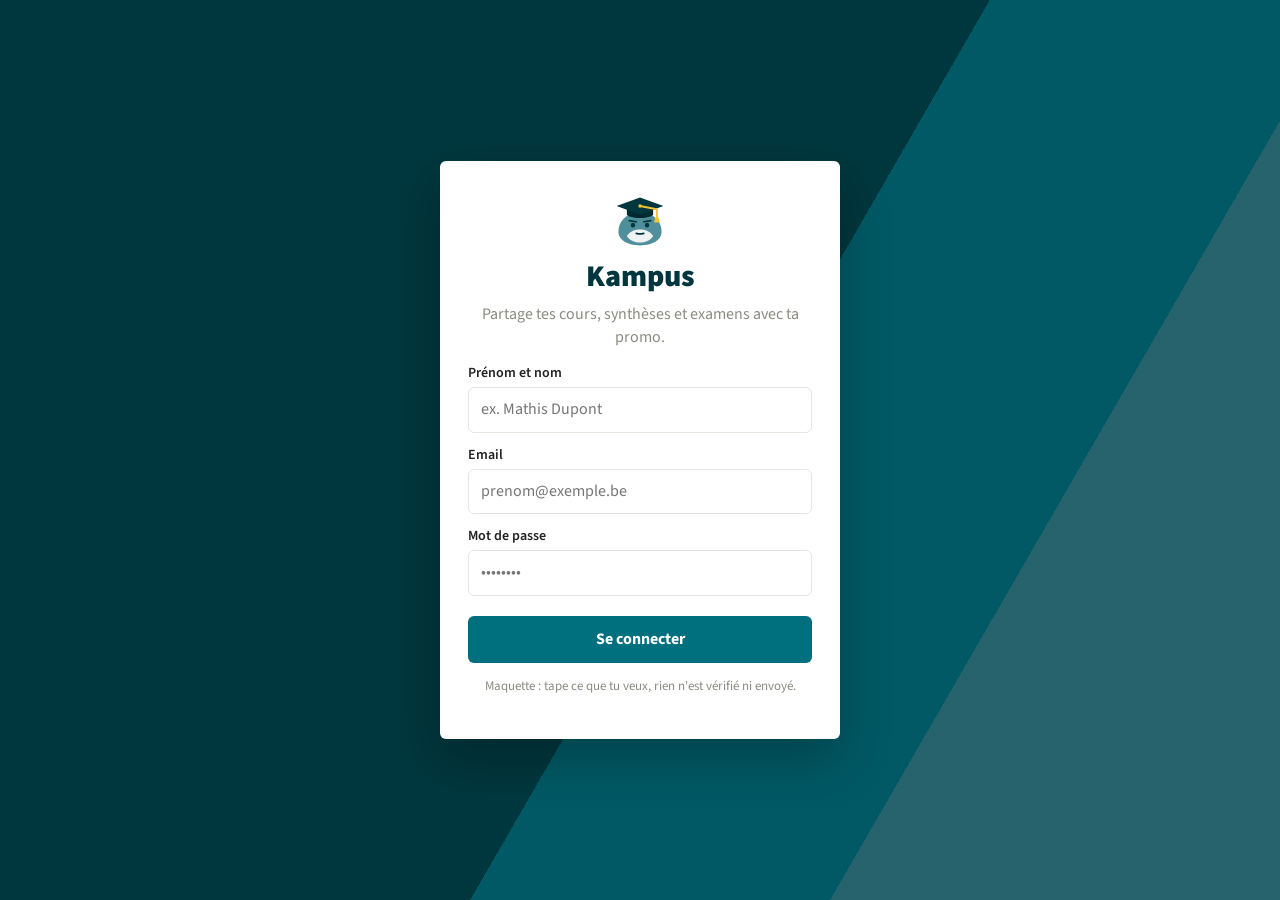
<file: maquette/index.html>
<!doctype html>
<html lang="fr">
<head>
<meta charset="utf-8">
<meta name="viewport" content="width=device-width, initial-scale=1">
<title>Kampus</title>
<link rel="icon" href="data:image/svg+xml,%3Csvg xmlns='http://www.w3.org/2000/svg' viewBox='0 0 64 64'%3E%3Crect width='64' height='64' rx='15' fill='%23fff'/%3E%3Cpath d='M9 44C9 30 20 23 33 23s23 7 23 21c0 8-10 13-23 13S9 52 9 44Z' fill='%235FA4B0'/%3E%3Cpath d='M32 7 57 16 32 25 7 16Z' fill='%2300373E'/%3E%3C/svg%3E">
<link rel="preconnect" href="https://fonts.googleapis.com">
<link href="https://fonts.googleapis.com/css2?family=Source+Sans+3:wght@400;600;700;900&display=swap" rel="stylesheet">
<style>
  /* Couleurs inspirées du site de l'ULiège */
  :root {
    --teal: #00707F;
    --teal-dark: #00373E;
    --teal-mid: #005A66;
    --teal-light: #5FA4B0;
    --teal-soft: #E5F1F2;
    --beige: #C6C0B4;
    --sand: #E6E6E1;
    --bg: #F4F4F1;
    --card: #FFFFFF;
    --text: #4A4A4A;
    --title: #222222;
    --muted: #8C8B82;
    --line: #E6E6E1;
    --fluo: rgba(255, 226, 60, .55);
    --radius: 6px;
  }
  * { box-sizing: border-box; }
  html, body { margin: 0; }
  body {
    background: var(--bg); color: var(--text);
    font-family: "Source Sans 3", "Source Sans Pro", -apple-system, "Segoe UI", sans-serif;
    font-size: 16px; line-height: 1.45;
  }
  button, input, select, textarea { font: inherit; color: inherit; }
  button { cursor: pointer; }
  h1, h2, h3 { color: var(--title); }
  [hidden] { display: none !important; }
  .ic { flex: none; vertical-align: -3px; }

  /* ---------- Bandeau du haut ---------- */
  header.top {
    position: sticky; top: 0; z-index: 30;
    display: flex; align-items: center; gap: 16px; flex-wrap: wrap;
    padding: 10px 24px; color: #fff;
    background:
      linear-gradient(120deg, transparent 0 66%, rgba(0,112,127,.55) 66% 80%, rgba(95,164,176,.35) 80%),
      var(--teal-dark);
  }
  .logo { display: flex; align-items: center; gap: 10px; cursor: pointer; font-weight: 900; font-size: 23px; letter-spacing: .3px; white-space: nowrap; }
  .mascot { width: 32px; height: 32px; flex: none; display: block; }
  .top-search { flex: 1; min-width: 200px; max-width: 560px; position: relative; }
  .top-search .ic.lead { position: absolute; left: 12px; top: 50%; transform: translateY(-50%); color: var(--teal); pointer-events: none; }
  .top-search input { width: 100%; padding: 9px 14px 9px 38px; border: 0; border-radius: var(--radius); background: rgba(255,255,255,.96); color: var(--title); }
  .top-search input:focus { outline: 3px solid var(--teal-light); }
  .top-right { display: flex; align-items: center; gap: 12px; font-size: 14px; margin-left: auto; }
  .btn-top { position: relative; display: inline-flex; align-items: center; gap: 6px; background: transparent; border: 1px solid rgba(255,255,255,.6); color: #fff; border-radius: var(--radius); padding: 5px 12px; font-size: 14px; white-space: nowrap; }
  .btn-top:hover { background: rgba(255,255,255,.12); }
  .btn-top .dot { position: absolute; top: -7px; right: -7px; min-width: 19px; height: 19px; padding: 0 5px; border-radius: 10px; background: #fff; color: var(--teal); font-size: 12px; font-weight: 900; display: grid; place-items: center; box-shadow: 0 0 0 2px var(--teal-dark); }
  .who-label { display: flex; align-items: center; gap: 6px; }

  /* Résultats de recherche */
  .sr { position: absolute; left: 0; right: 0; top: calc(100% + 6px); background: #fff; color: var(--text); border-radius: var(--radius); box-shadow: 0 14px 40px rgba(0,0,0,.25); max-height: 70vh; overflow-y: auto; z-index: 40; text-align: left; }
  .sr .sr-title { font-size: 12px; font-weight: 700; text-transform: uppercase; letter-spacing: 1px; color: var(--muted); padding: 10px 14px 4px; }
  .sr button { display: flex; gap: 10px; align-items: center; width: 100%; text-align: left; background: none; border: 0; padding: 8px 14px; }
  .sr button:hover, .sr button.on { background: var(--teal-soft); }
  .sr .l { font-weight: 600; color: var(--title); }
  .sr .s { font-size: 13px; color: var(--muted); }
  .sr .ic { color: var(--teal); }
  .sr .none { padding: 14px; color: var(--muted); }
  .sr mark { background: var(--fluo); color: inherit; border-radius: 2px; }

  main { max-width: 1180px; margin: 0 auto; padding: 18px 16px 80px; }

  /* ---------- Flèche retour + fil d'Ariane ---------- */
  .nav-line { display: flex; align-items: center; gap: 10px; flex-wrap: nowrap; margin-bottom: 14px; }
  .back { flex: none; width: 32px; height: 32px; display: grid; place-items: center; border-radius: 50%; border: 1px solid var(--line); background: var(--card); color: var(--teal); padding: 0; }
  .back:hover { background: var(--teal-soft); border-color: var(--teal-light); }
  .crumbs { display: flex; flex-wrap: wrap; gap: 2px 8px; align-items: center; font-size: 14px; color: var(--muted); min-width: 0; }
  .crumbs a { color: var(--teal); cursor: pointer; text-decoration: none; font-weight: 600; }
  .crumbs a:hover { text-decoration: underline; }
  .crumbs .sep { color: var(--beige); }

  .page-title { margin-bottom: 18px; }
  h1 { font-size: 30px; font-weight: 900; margin: 0; line-height: 1.15; }
  .sub { color: var(--muted); margin: 4px 0 0; }
  .eyebrow { text-transform: uppercase; letter-spacing: 1px; font-size: 12px; font-weight: 700; color: var(--teal); margin-bottom: 4px; }

  /* Accueil */
  .hero { background: var(--card); border: 1px solid var(--line); border-radius: var(--radius); padding: 26px 24px; margin-bottom: 22px; display: flex; gap: 22px; align-items: center; }
  .hero .mascot { width: 60px; height: 60px; }
  .hero h1 { font-size: 28px; }
  .hero .top-search { max-width: none; margin-top: 12px; }
  .hero .top-search input { border: 2px solid var(--teal-light); padding: 12px 14px 12px 40px; font-size: 17px; }

  /* ---------- Tuiles ---------- */
  .grid { display: grid; grid-template-columns: repeat(auto-fill, minmax(240px, 1fr)); gap: 14px; }
  .tile { position: relative; overflow: hidden; text-align: left; width: 100%; background: var(--card); border: 1px solid var(--line); border-radius: var(--radius); padding: 18px; cursor: pointer; transition: box-shadow .15s, transform .15s; }
  .tile::before { content: ""; position: absolute; left: 0; top: 0; bottom: 0; width: 4px; background: var(--teal); opacity: 0; transition: opacity .15s; }
  .tile:hover { box-shadow: 0 6px 18px rgba(0,55,62,.10); transform: translateY(-2px); }
  .tile:hover::before { opacity: 1; }
  .tile .badge-ic { width: 44px; height: 44px; border-radius: 10px; display: grid; place-items: center; background: var(--teal-soft); color: var(--teal); }
  .tile .name { font-weight: 700; color: var(--title); margin-top: 12px; font-size: 17px; line-height: 1.25; }
  .tile .meta { color: var(--muted); font-size: 14px; margin-top: 4px; }

  /* ---------- Listes ---------- */
  .toolbar { display: flex; gap: 10px; align-items: center; flex-wrap: wrap; margin-bottom: 14px; }
  .search-wrap { position: relative; flex: 1; min-width: 200px; }
  .search-wrap .ic { position: absolute; left: 12px; top: 50%; transform: translateY(-50%); color: var(--muted); pointer-events: none; }
  .search { width: 100%; padding: 10px 14px 10px 38px; border: 1px solid var(--line); border-radius: var(--radius); background: #fff; }
  .search:focus, textarea:focus, select:focus, .field:focus { outline: 2px solid var(--teal-light); outline-offset: -1px; }
  select.sel { border: 1px solid var(--line); border-radius: var(--radius); padding: 9px 10px; background: #fff; font-size: 15px; }
  .group-title { font-size: 13px; text-transform: uppercase; letter-spacing: 1px; color: var(--muted); font-weight: 700; margin: 20px 0 8px; }
  .list { background: var(--card); border: 1px solid var(--line); border-radius: var(--radius); overflow: hidden; }
  .row { display: flex; align-items: center; gap: 12px; padding: 13px 16px; border-top: 1px solid var(--line); cursor: pointer; width: 100%; text-align: left; background: none; border-left: 0; border-right: 0; border-bottom: 0; }
  .row:first-child { border-top: 0; }
  .row:hover { background: var(--teal-soft); }
  .row .rname { font-weight: 600; color: var(--title); }
  .row .rmeta { font-size: 13px; color: var(--muted); }
  .row .grow { flex: 1; min-width: 0; }
  .row .chev { color: var(--beige); }
  .badge { display: inline-flex; align-items: center; gap: 4px; font-size: 12px; font-weight: 700; padding: 2px 8px; border-radius: 20px; background: var(--sand); color: var(--text); white-space: nowrap; }
  .badge.teal { background: var(--teal-soft); color: var(--teal); }
  .badge.year { background: #F1EEE8; color: #6E6656; }
  .empty { padding: 30px 20px; text-align: center; color: var(--muted); }
  .source { font-size: 13px; color: var(--muted); margin-top: 18px; }
  .source a { color: var(--teal); }

  .btn { display: inline-flex; align-items: center; gap: 6px; background: var(--teal); color: #fff; border: 0; border-radius: var(--radius); padding: 9px 16px; font-weight: 700; white-space: nowrap; }
  .btn:hover { background: var(--teal-mid); }
  .btn.ghost { background: var(--teal-soft); color: var(--teal); }
  .btn.ghost:hover { background: #d4e8ea; }
  .btn.small { padding: 5px 11px; font-size: 14px; }
  .field { width: 100%; padding: 10px 12px; border: 1px solid var(--line); border-radius: var(--radius); background: #fff; }

  /* Noms cliquables (message privé) */
  .person { cursor: pointer; text-decoration: underline dotted var(--beige); text-underline-offset: 3px; }
  .person:hover { color: var(--teal) !important; text-decoration-color: var(--teal); }
  .av { flex: none; width: 30px; height: 30px; border-radius: 50%; display: grid; place-items: center; color: #fff; font-size: 12px; font-weight: 700; cursor: pointer; }
  .av.sm { width: 24px; height: 24px; font-size: 10px; }

  /* ---------- Connexion ---------- */
  .login-wrap { min-height: 100vh; display: grid; place-items: center; padding: 24px 16px; background: linear-gradient(120deg, transparent 0 55%, rgba(0,112,127,.6) 55% 75%, rgba(95,164,176,.4) 75%), var(--teal-dark); }
  .login { width: 100%; max-width: 400px; background: var(--card); border-radius: var(--radius); padding: 30px 28px; box-shadow: 0 20px 50px rgba(0,0,0,.25); }
  .login .brand { display: flex; flex-direction: column; align-items: center; gap: 4px; color: var(--teal-dark); font-weight: 900; font-size: 30px; }
  .login .brand .mascot { width: 60px; height: 60px; }
  .login .sub { text-align: center; margin-bottom: 14px; }
  .login label { display: block; font-size: 14px; font-weight: 600; margin: 12px 0 4px; color: var(--title); }
  .login .btn { width: 100%; justify-content: center; margin-top: 20px; padding: 12px; font-size: 16px; }
  .hint { font-size: 13px; color: var(--muted); text-align: center; margin-top: 14px; }

  /* ---------- Page d'un cours ---------- */
  .shared { background: var(--teal-soft); border: 1px solid #cfe3e5; border-radius: var(--radius); padding: 8px 12px; margin-top: 10px; font-size: 14px; color: var(--teal-dark); }
  .shared summary { cursor: pointer; font-weight: 600; }
  .shared ul { margin: 8px 0 2px; padding-left: 20px; max-height: 180px; overflow-y: auto; }
  .panel { background: var(--card); border: 1px solid var(--line); border-radius: var(--radius); min-width: 0; }
  .panel-head { display: flex; align-items: center; justify-content: space-between; gap: 10px; padding: 12px 16px; border-bottom: 1px solid var(--line); flex-wrap: wrap; }
  .panel-head h3 { margin: 0; font-size: 17px; display: flex; align-items: center; gap: 8px; }
  .panel-head small { color: var(--muted); }
  .tabs { display: flex; gap: 2px; border-bottom: 1px solid var(--line); overflow-x: auto; padding: 0 8px; }
  .tab { display: inline-flex; align-items: center; gap: 7px; border: 0; background: none; padding: 13px 12px 11px; color: var(--muted); font-weight: 600; white-space: nowrap; border-bottom: 3px solid transparent; }
  .tab:hover { color: var(--teal); }
  .tab.on { color: var(--teal); border-bottom-color: var(--teal); }
  .tab .count { font-size: 12px; background: var(--sand); color: var(--text); border-radius: 10px; padding: 0 7px; }
  .tab.on .count { background: var(--teal); color: #fff; }
  .tab.chat-tab { margin-right: 10px; }
  .tab.chat-tab::after { content: ""; width: 1px; height: 22px; background: var(--line); margin-left: 14px; }
  .ftools { display: flex; gap: 8px; flex-wrap: wrap; padding: 12px 16px; border-bottom: 1px solid var(--line); background: #FAFAF8; }
  .filter-note { padding: 8px 16px; font-size: 13px; color: var(--teal-dark); background: var(--teal-soft); border-bottom: 1px solid var(--line); }
  .filter-note button { border: 0; background: none; color: var(--teal); font-weight: 700; text-decoration: underline; padding: 0; }

  .file { display: grid; grid-template-columns: 36px minmax(0, 1fr) 190px auto; align-items: center; gap: 12px; padding: 12px 16px; border-top: 1px solid var(--line); }
  .file:first-child { border-top: 0; }
  .file:hover { background: #FAFAF8; }
  .file .ficon { width: 36px; height: 36px; border-radius: 8px; display: grid; place-items: center; background: var(--teal-soft); color: var(--teal); }
  .file .fname { font-weight: 700; color: var(--title); cursor: pointer; overflow: hidden; text-overflow: ellipsis; white-space: nowrap; }
  .file .fname:hover { color: var(--teal); text-decoration: underline; }
  .file .fmeta { font-size: 13px; color: var(--muted); display: flex; gap: 6px; align-items: center; flex-wrap: wrap; }
  .by { display: flex; align-items: center; gap: 8px; min-width: 0; }
  .by small { display: block; font-size: 11px; color: var(--muted); line-height: 1.1; }
  .by b { display: block; font-size: 14px; color: var(--title); overflow: hidden; text-overflow: ellipsis; white-space: nowrap; }
  .group-row { padding: 9px 16px 5px; background: #FAFAF8; border-top: 1px solid var(--line); display: flex; align-items: center; gap: 8px; font-weight: 700; color: var(--title); font-size: 14px; }
  .drop { display: flex; flex-direction: column; align-items: center; gap: 4px; border: 2px dashed var(--beige); border-radius: var(--radius); padding: 16px; text-align: center; color: var(--muted); margin: 12px 16px 16px; font-size: 15px; }
  .drop .ic { color: var(--teal-light); }
  .drop.over { border-color: var(--teal); background: var(--teal-soft); color: var(--teal); }
  .drop label.pick { color: var(--teal); cursor: pointer; font-weight: 700; }

  /* ---------- Étoiles (notes de 1 à 5) ---------- */
  .stars { display: inline-flex; align-items: center; gap: 1px; }
  .stars .ic { color: var(--beige); }
  .stars .ic.on { color: #E0A800; fill: #E0A800; }
  .rating { display: inline-flex; align-items: center; gap: 5px; font-size: 13px; color: var(--muted); }
  .rating b { color: var(--title); }
  .rate-inline { display: inline-flex; align-items: center; gap: 5px; color: var(--muted); }
  .rate-inline b { color: var(--title); }
  .rate { display: inline-flex; flex-direction: row-reverse; vertical-align: middle; }
  .rate button { border: 0; background: none; padding: 0 1px; color: var(--beige); line-height: 0; }
  .rate button .ic { width: 16px; height: 16px; }
  .rate button.on, .rate button.on .ic { color: #E0A800; fill: #E0A800; }
  .rate:hover button .ic { color: var(--beige); fill: none; }
  .rate button:hover .ic, .rate button:hover ~ button .ic { color: #E0A800 !important; fill: #E0A800 !important; }

  /* ---------- Chat général du cours ---------- */
  .chat { display: flex; flex-direction: column; height: calc(100vh - 290px); min-height: 440px; }
  .msgs { flex: 1; overflow-y: auto; padding: 16px; display: flex; flex-direction: column; gap: 12px; }
  .msg { display: flex; gap: 8px; max-width: 80%; }
  .msg .body { min-width: 0; }
  .msg .who { font-size: 12px; color: var(--muted); margin-bottom: 2px; }
  .msg .who b { color: var(--title); }
  .msg .bubble { background: var(--bg); padding: 8px 11px; border-radius: 0 10px 10px 10px; white-space: pre-wrap; overflow-wrap: anywhere; }
  .msg.me { align-self: flex-end; flex-direction: row-reverse; }
  .msg.me .who { text-align: right; }
  .msg.me .bubble { background: var(--teal); color: #fff; border-radius: 10px 0 10px 10px; }
  .ref { display: inline-flex; align-items: center; gap: 5px; max-width: 100%; font-size: 13px; font-weight: 600; background: #fff; color: var(--teal); border: 1px solid var(--teal-light); border-radius: 5px; padding: 3px 8px; margin-bottom: 6px; cursor: pointer; text-align: left; }
  .ref span { overflow: hidden; text-overflow: ellipsis; white-space: nowrap; }
  .ref:hover { background: var(--teal-soft); }
  .msg.me .ref { background: rgba(255,255,255,.15); color: #fff; border-color: rgba(255,255,255,.5); }
  .composer { border-top: 1px solid var(--line); padding: 10px; }
  .draft { display: flex; align-items: center; gap: 6px; font-size: 13px; margin-bottom: 8px; }
  .draft .ref { margin: 0; cursor: default; background: #FFF8D6; border-color: #E8CF5A; color: #6E5200; }
  .composer .line { display: flex; gap: 8px; align-items: flex-end; }
  .composer textarea { flex: 1; resize: none; height: 44px; padding: 10px; border: 1px solid var(--line); border-radius: var(--radius); }
  .icon-btn { display: grid; place-items: center; border: 1px solid var(--line); background: #fff; color: var(--teal); border-radius: var(--radius); height: 44px; width: 44px; flex: none; }
  .icon-btn:hover, .icon-btn.on { border-color: var(--teal-light); background: var(--teal-soft); }
  .x { border: 0; background: none; color: var(--muted); padding: 0 4px; display: grid; place-items: center; }
  .picker { border: 1px solid var(--line); border-radius: var(--radius); margin-bottom: 8px; max-height: 220px; overflow-y: auto; background: #fff; }
  .picker .ptitle { font-size: 12px; color: var(--muted); padding: 7px 10px 3px; }
  .picker button { display: flex; align-items: center; gap: 8px; width: 100%; text-align: left; border: 0; background: none; padding: 7px 10px; font-size: 14px; }
  .picker button .ic { color: var(--teal); }
  .picker button:hover { background: var(--teal-soft); color: var(--teal); }

  /* ---------- Visionneuse de document ---------- */
  .viewer-bg { position: fixed; inset: 0; background: rgba(0,30,34,.65); z-index: 50; display: flex; padding: 18px; }
  .viewer { margin: auto; width: 100%; max-width: 1300px; height: 100%; background: var(--bg); border-radius: var(--radius); display: flex; flex-direction: column; overflow: hidden; }
  .vhead { display: flex; align-items: center; gap: 12px; padding: 12px 16px; background: var(--card); border-bottom: 1px solid var(--line); flex-wrap: wrap; }
  .vhead .grow { flex: 1; min-width: 200px; }
  .vhead h3 { margin: 0; font-size: 17px; }
  .vbody { flex: 1; display: grid; grid-template-columns: minmax(0, 1fr) 380px; min-height: 0; }
  .vbody .chat { height: auto; min-height: 0; border: 0; border-left: 1px solid var(--line); border-radius: 0; }
  .vbody .msg { max-width: 94%; }
  .pages { overflow-y: auto; padding: 24px; display: flex; flex-direction: column; align-items: center; gap: 22px; }
  .pin-help { position: sticky; top: 0; z-index: 3; background: var(--teal-dark); color: #fff; padding: 8px 14px; border-radius: var(--radius); font-size: 14px; }
  .sheet { position: relative; width: 100%; max-width: 660px; aspect-ratio: 1 / 1.3; background: #fff; box-shadow: 0 2px 10px rgba(0,0,0,.12); padding: 7% 8%; font-size: 14px; color: #333; overflow: hidden; flex: none; }
  .sheet.free { aspect-ratio: auto; min-height: 300px; padding: 20px; }
  .sheet .pnum { position: absolute; bottom: 12px; right: 18px; font-size: 12px; color: var(--muted); }
  .sheet h4 { margin: 0 0 12px; font-size: 19px; color: var(--teal-dark); }
  .sheet .q { position: relative; margin: 0 0 16px; padding: 6px 8px; border-radius: 4px; isolation: isolate; }
  .sheet .q b { color: var(--title); }
  .sheet .lines span { display: block; height: 8px; background: #ECECE8; border-radius: 4px; margin: 9px 0; }
  .sheet img { max-width: 100%; display: block; margin: auto; }
  .sheet iframe { position: absolute; inset: 0; width: 100%; height: 100%; border: 0; }
  .pages.selecting .sheet { cursor: crosshair; }
  .pages.selecting .sheet .q:hover { outline: 2px dashed var(--teal-light); }
  /* Le surligneur fluo : il passe une fois, reste ~3 s, puis s'efface */
  .q::before, .spot::before { content: ""; position: absolute; inset: 0; z-index: -1; border-radius: 4px; background: var(--fluo); transform: scaleX(0); transform-origin: left; opacity: 0; }
  .q.hl::before, .spot.hl::before { animation: fluo-in .7s ease-out forwards, fluo-out 1s ease 3.4s forwards; }
  .q.sel::before { transform: scaleX(1); opacity: .7; }
  @keyframes fluo-in { from { transform: scaleX(0); opacity: 1; } to { transform: scaleX(1); opacity: 1; } }
  @keyframes fluo-out { from { transform: scaleX(1); opacity: 1; } to { transform: scaleX(1); opacity: 0; } }
  .spot { position: absolute; width: 22%; height: 7%; transform: translate(-50%, -50%); isolation: isolate; pointer-events: none; }

  /* ---------- Messages privés ---------- */
  .dm-panel { position: fixed; top: 0; right: 0; bottom: 0; width: 400px; max-width: 100%; background: var(--card); z-index: 70; box-shadow: -10px 0 40px rgba(0,0,0,.25); display: flex; flex-direction: column; }
  .dm-panel .panel-head { background: var(--teal-dark); color: #fff; }
  .dm-panel .panel-head h3 { color: #fff; }
  .dm-panel .panel-head button { background: none; border: 0; color: #fff; display: grid; place-items: center; padding: 2px; }
  .dm-row { display: flex; gap: 10px; align-items: center; width: 100%; text-align: left; border: 0; border-bottom: 1px solid var(--line); background: none; padding: 12px 16px; }
  .dm-row:hover { background: var(--teal-soft); }
  .dm-row .last { font-size: 13px; color: var(--muted); overflow: hidden; text-overflow: ellipsis; white-space: nowrap; }
  .dm-row .nm { color: var(--title); }
  /* Message pas encore lu : la case passe dans le bleu ULiège */
  .dm-row.unread { background: var(--teal); }
  .dm-row.unread:hover { background: var(--teal-mid); }
  .dm-row.unread .nm, .dm-row.unread .last { color: #fff; font-weight: 700; }
  .dm-row .new { margin-left: auto; font-size: 12px; font-weight: 900; background: #fff; color: var(--teal); border-radius: 10px; padding: 1px 8px; }

  .toast { position: fixed; left: 50%; bottom: 24px; transform: translateX(-50%); background: var(--teal-dark); color: #fff; padding: 10px 18px; border-radius: var(--radius); font-size: 15px; opacity: 0; pointer-events: none; transition: opacity .2s; z-index: 90; max-width: calc(100% - 32px); text-align: center; }
  .toast.on { opacity: 1; }

  @media (max-width: 960px) {
    .vbody { grid-template-columns: 1fr; grid-template-rows: minmax(0, 1fr) 48%; }
    .vbody .chat { border-left: 0; border-top: 1px solid var(--line); }
    .viewer-bg { padding: 0; }
    .viewer { border-radius: 0; }
    .msg { max-width: 92%; }
  }
  @media (max-width: 700px) {
    header.top { padding: 8px 16px; gap: 8px 12px; }
    .top-search { order: 3; flex-basis: 100%; max-width: none; }
    .top-right .who-label, .btn-top .long { display: none; }
    .logo { font-size: 20px; }
    .mascot { width: 30px; height: 30px; }
    h1 { font-size: 24px; }
    .hero { flex-direction: column; text-align: center; padding: 20px 16px; }
    .file { grid-template-columns: 32px minmax(0, 1fr) auto; }
    .file .ficon { width: 32px; height: 32px; }
    .file .by { grid-column: 2 / 3; }
    .pages { padding: 12px; }
    .chat { height: 70vh; }
  }
</style>
</head>
<body>
<div id="app"></div>
<div id="modal"></div>
<div id="dm"></div>
<div class="toast" id="toast"></div>

<!-- Facultés, programmes et cours de l'ULiège (créé par outils/collecte_donnees.py) -->
<script src="data.js"></script>
<script>
/* ==================================================================
   KAMPUS — MAQUETTE
   Rien n'est envoyé sur internet : tout reste dans ce navigateur.
   ================================================================== */
const D = window.STUDY_DATA;
const SCHOOL = D.schools[0];          // Kampus commence uniquement avec l'ULiège

/* ---------- Icônes dessinées pour Kampus (pas d'emoji) ---------- */
const ICONS = {
  search: '<circle cx="11" cy="11" r="7"/><path d="M20 20l-4-4"/>',
  back: '<path d="M14.5 6l-6 6 6 6"/>',
  chev: '<path d="M9 6l6 6-6 6"/>',
  chat: '<path d="M4 5h16v11H10l-5 4v-4H4z"/><path d="M8 9.5h8M8 12.5h5"/>',
  mail: '<rect x="3" y="5" width="18" height="14" rx="2"/><path d="M3.5 7l8.5 6 8.5-6"/>',
  cours: '<path d="M5 4.5A1.5 1.5 0 0 1 6.5 3H19v15H6.5A1.5 1.5 0 0 0 5 19.5z"/><path d="M5 19.5A1.5 1.5 0 0 0 6.5 21H19M9 7h6"/>',
  syntheses: '<path d="M6 3h9l4 4v14H6z"/><path d="M15 3v4h4M9 11h7M9 14.5h7M9 18h4"/>',
  exercices: '<path d="M4 20h4L19 9l-4-4L4 16z"/><path d="M13.5 6.5l4 4"/>',
  examens: '<rect x="5" y="4" width="14" height="17" rx="2"/><path d="M9 4V2.8h6V4M8.5 11l2 2 4-4M8.5 17h7"/>',
  calendar: '<rect x="3.5" y="5" width="17" height="15.5" rx="2"/><path d="M3.5 10h17M8 3v4M16 3v4"/>',
  cap: '<path d="M2 9.5l10-5 10 5-10 5z"/><path d="M6 11.5v4.5c3.5 2.5 8.5 2.5 12 0v-4.5M22 9.5v5.5"/>',
  upload: '<path d="M12 15V4M7.5 8.5L12 4l4.5 4.5M4 15v4.5h16V15"/>',
  download: '<path d="M12 4v11M7.5 10.5L12 15l4.5-4.5M4 15v4.5h16V15"/>',
  marker: '<path d="M14.5 4.5l5 5L11 18H6v-5z"/><path d="M6 18l-2 2.5h5M12.5 6.5l5 5"/>',
  close: '<path d="M6 6l12 12M18 6L6 18"/>',
  people: '<circle cx="9" cy="8" r="3"/><path d="M3.5 20c0-3.2 2.6-5.5 5.5-5.5s5.5 2.3 5.5 5.5"/><circle cx="17" cy="9" r="2.4"/><path d="M16 14.6c2.8.2 4.8 2.3 4.8 5"/>',
  logout: '<path d="M10 4H5v16h5M14.5 8l4 4-4 4M18.5 12H9"/>',
  file: '<path d="M6 3h9l4 4v14H6z"/><path d="M15 3v4h4"/>',
  star: '<path d="M12 3.6l2.6 5.3 5.8.8-4.2 4.1 1 5.8L12 16.9l-5.2 2.7 1-5.8-4.2-4.1 5.8-.8z"/>',
  // Facultés
  archi: '<path d="M3 21h18M5 21V10.5L12 4l7 6.5V21M9.5 21v-6h5v6"/>',
  droit: '<path d="M12 4v16M8 20h8M5 7h14M5 7l-2.8 6a2.8 2.8 0 0 0 5.6 0zM19 7l-2.8 6a2.8 2.8 0 0 0 5.6 0z"/>',
  gembloux: '<path d="M5 20c0-9 6-15 15-15 0 9-6 15-15 15z"/><path d="M5 20l8-8"/>',
  hec: '<rect x="3" y="7" width="18" height="13" rx="2"/><path d="M9 7V4.5h6V7M3 12.5h18M11 12.5v2h2v-2"/>',
  medecine: '<path d="M10 4h4v6h6v4h-6v6h-4v-6H4v-4h6z"/>',
  veto: '<circle cx="6.5" cy="11" r="1.8"/><circle cx="17.5" cy="11" r="1.8"/><circle cx="9.5" cy="6.5" r="1.8"/><circle cx="14.5" cy="6.5" r="1.8"/><path d="M8 17.5c0-3 1.8-5 4-5s4 2 4 5c0 2-2 2.8-4 1.8-2 1-4 .2-4-1.8z"/>',
  philo: '<path d="M3 5.5c3-1.2 6-1 9 1 3-2 6-2.2 9-1V19c-3-1-6-.8-9 1-3-1.8-6-2-9-1z"/><path d="M12 6.5V20"/>',
  psycho: '<path d="M9 21v-3.5A7 7 0 1 1 17.3 11l1.9 3.5h-2.2V18h-3.5v3"/><path d="M10 9.5a2 2 0 1 1 3.4 1.4"/>',
  sciences: '<path d="M9 3h6M10 3v6.5L5 18a2 2 0 0 0 1.8 3h10.4a2 2 0 0 0 1.8-3l-5-8.5V3"/><path d="M7.2 15h9.6"/>',
  appliquees: '<circle cx="12" cy="12" r="3"/><path d="M12 2.5v3M12 18.5v3M2.5 12h3M18.5 12h3M5.3 5.3l2.1 2.1M16.6 16.6l2.1 2.1M5.3 18.7l2.1-2.1M16.6 7.4l2.1-2.1"/>',
  sociales: '<circle cx="9" cy="8" r="3"/><path d="M3.5 20c0-3.2 2.6-5.5 5.5-5.5s5.5 2.3 5.5 5.5"/><circle cx="17" cy="9" r="2.4"/><path d="M16 14.6c2.8.2 4.8 2.3 4.8 5"/>',
};
const icon = (name, size = 18, cls = "") => `<svg class="ic ${cls}" width="${size}" height="${size}" viewBox="0 0 24 24" fill="none" stroke="currentColor" stroke-width="1.8" stroke-linecap="round" stroke-linejoin="round" aria-hidden="true">${ICONS[name] || ICONS.file}</svg>`;

const CATS = [
  { id: "cours",     label: "Cours" },
  { id: "syntheses", label: "Synthèses" },
  { id: "exercices", label: "Exercices" },
  { id: "examens",   label: "Examens" },
];
const catOf = (id) => CATS.find((c) => c.id === id);

/* La mascotte : un petit requin avec son chapeau de diplômé */
const MASCOT = `<svg class="mascot" viewBox="0 0 64 64" aria-hidden="true">
  <rect width="64" height="64" rx="15" fill="#FFFFFF"/>
  <path d="M9 44 C9 30 20 23 32 23 C44 23 55 30 55 44 C55 52 45 58 32 58 C19 58 9 52 9 44 Z" fill="#4F8F9B"/>
  <path d="M18 48 C21 43 26.5 41 32 41 C37.5 41 43 43 46 48 C43 53 37.5 55 32 55 C26.5 55 21 53 18 48 Z" fill="#EEF2F1"/>
  <path d="M20.5 31.6 L28 32.8 M43.5 31.6 L36 32.8" stroke="#00373E" stroke-width="1.8" stroke-linecap="round"/>
  <ellipse cx="24.5" cy="36.4" rx="2.3" ry="2.5" fill="#00373E"/><ellipse cx="39.5" cy="36.4" rx="2.3" ry="2.5" fill="#00373E"/>
  <path d="M28 45.2 Q32 46.4 36 45.2" stroke="#00373E" stroke-width="1.8" fill="none" stroke-linecap="round"/>
  <path d="M18 19 L18 25.5 C24 30 40 30 46 25.5 L46 19 L32 24 Z" fill="#002A30"/>
  <path d="M32 7 L57 16 L32 25 L7 16 Z" fill="#00373E"/>
  <path d="M32 16 L50 19.5 L50 29" stroke="#F2C230" stroke-width="2" fill="none" stroke-linecap="round"/>
  <path d="M48 28.5 h4 l1 5 h-6 z" fill="#F2C230"/>
  <circle cx="32" cy="16" r="1.8" fill="#F2C230"/>
</svg>`;

/* ---------- petites aides ---------- */
const $ = (s) => document.querySelector(s);
const $$ = (s) => [...document.querySelectorAll(s)];
const esc = (s) => String(s ?? "").replace(/[&<>"']/g, (c) => ({ "&": "&amp;", "<": "&lt;", ">": "&gt;", '"': "&quot;", "'": "&#39;" }[c]));
const norm = (s) => String(s || "").normalize("NFD").replace(/[̀-ͯ]/g, "").toLowerCase();
let uidN = Date.now();
const uid = () => "u" + (uidN++).toString(36);
function toast(t) { const el = $("#toast"); el.textContent = t; el.classList.add("on"); clearTimeout(toast.t); toast.t = setTimeout(() => el.classList.remove("on"), 2600); }
const MOIS = ["janv.", "févr.", "mars", "avr.", "mai", "juin", "juil.", "août", "sept.", "oct.", "nov.", "déc."];
function fmtDay(ts) { const d = new Date(ts); return `${d.getDate()} ${MOIS[d.getMonth()]} ${d.getFullYear()}`; }
function fmtTime(ts) { const d = new Date(ts); return `${d.getDate()} ${MOIS[d.getMonth()]} · ${String(d.getHours()).padStart(2, "0")}:${String(d.getMinutes()).padStart(2, "0")}`; }
function sizeStr(b) { return b > 1e6 ? (b / 1e6).toFixed(1).replace(".", ",") + " Mo" : Math.max(1, Math.round(b / 1e3)) + " Ko"; }
const yearOf = (ts) => String(new Date(ts).getFullYear());   // l'année se met toute seule, selon la date d'ajout
const COLORS = ["#00707F", "#5B2C86", "#00843B", "#005CA9", "#940104", "#C25A16", "#5B57A2", "#8C6D00"];
function color(name) { let h = 0; for (const c of name) h = (h * 31 + c.charCodeAt(0)) >>> 0; return COLORS[h % COLORS.length]; }
function initials(name) { return name.replace(/\(.*?\)/g, "").trim().split(/\s+/).map((w) => w[0]).join("").slice(0, 2).toUpperCase(); }
function avatar(name, sm) { return `<span class="av ${sm ? "sm" : ""}" data-person="${esc(name)}" title="Écrire à ${esc(name)} en privé" style="background:${color(name)}">${esc(initials(name))}</span>`; }
const person = (name) => `<b class="person" data-person="${esc(name)}" title="Écrire à ${esc(name)} en privé">${esc(name)}</b>`;
function ext(name) { const m = /\.([a-z0-9]+)$/i.exec(name); return m ? m[1].toUpperCase() : "Fichier"; }
/* Notes : chaque personne donne 1 à 5 étoiles, la moyenne fait les étoiles du document */
function ratingOf(f) { const v = Object.values(f.ratings || {}); return { avg: v.length ? v.reduce((a, b) => a + b, 0) / v.length : 0, n: v.length }; }
const starsHTML = (avg, size = 14) => `<span class="stars" title="${avg ? avg.toFixed(1).replace(".", ",") + " sur 5" : "Pas encore noté"}">${[1, 2, 3, 4, 5].map((i) => icon("star", size, i <= Math.round(avg) ? "on" : "")).join("")}</span>`;
function ratingHTML(f) {
  const { avg, n } = ratingOf(f);
  return n ? `<span class="rating">${starsHTML(avg)} <b>${avg.toFixed(1).replace(".", ",")}</b> (${n} avis)</span>` : `<span class="rating">${starsHTML(0)} pas encore noté</span>`;
}

/* ---------- Index : quels programmes partagent quel cours ---------- */
const COURSE_INDEX = {};   // code -> { name, prof, uses: [{ path, pname, year }] }
SCHOOL.faculties.forEach((f) => f.programmes.forEach((p) => {
  Object.entries(p.courses || {}).forEach(([y, list]) => list.forEach((c) => {
    const e = COURSE_INDEX[c.code] || (COURSE_INDEX[c.code] = { name: c.name, prof: c.prof, uses: [] });
    if (!e.uses.some((u) => u.path[2] === p.id && u.year === y)) e.uses.push({ path: [SCHOOL.id, f.id, p.id, y], pname: p.name, year: y });
  }));
}));

/* ---------- Index de recherche rapide ---------- */
const SEARCH = [];
SCHOOL.faculties.forEach((f) => {
  SEARCH.push({ kind: "fac", ico: f.id, label: f.name, sub: "Faculté", path: [SCHOOL.id, f.id], n: norm(f.name) });
  f.programmes.forEach((p) => SEARCH.push({ kind: "prog", ico: "cap", label: p.name, sub: f.name, path: [SCHOOL.id, f.id, p.id], n: norm(p.name) }));
});
Object.entries(COURSE_INDEX).forEach(([code, c]) => SEARCH.push({
  kind: "course", ico: "cours", label: c.name,
  sub: `${code} · ${c.uses.length > 1 ? "commun à " + c.uses.length + " programmes" : c.uses[0].pname + " · " + c.uses[0].year}`,
  path: [...c.uses[0].path, code], n: norm(c.name + " " + code + " " + c.prof),
}));
function searchAll(q) {
  const toks = norm(q).split(/\s+/).filter(Boolean);
  if (!toks.length) return [];
  const hits = SEARCH.filter((it) => toks.every((t) => it.n.includes(t)));
  const score = (it) => (norm(it.label).startsWith(toks[0]) ? 0 : norm(it.label).includes(" " + toks[0]) ? 1 : 2);
  const by = (k, n) => hits.filter((h) => h.kind === k).sort((a, b) => score(a) - score(b) || a.label.localeCompare(b.label, "fr")).slice(0, n);
  return [...by("prog", 8), ...by("fac", 4), ...by("course", 8)];
}
function highlightText(label, q) {
  let out = esc(label);
  norm(q).split(/\s+/).filter(Boolean).forEach((t) => {
    const i = norm(label).indexOf(t);
    if (i >= 0) { const part = label.slice(i, i + t.length); out = out.replace(esc(part), `<mark>${esc(part)}</mark>`); }
  });
  return out;
}

/* ---------- données de démonstration ---------- */
const DAY = 864e5, T0 = Date.now();
const DEMO = "FINA9014-1";
function demoExtra() {
  const f = (cat, name, author, daysAgo, size, notes = []) => {
    const people = ["Emma Leroy", "Hugo Lambert", "Lucie Martin", "Noémie Lefèvre", "Sarah Dubois", "Thomas Renard", "Jules Petit", "Inès Moreau"].filter((p) => p !== author);
    const ratings = Object.fromEntries(notes.map((n, i) => [people[i], n]));
    return { id: "f-" + norm(name).replace(/\W+/g, "").slice(0, 20), cat, name, author, ts: T0 - daysAgo * DAY, size, ratings, demo: true };
  };
  const files = [
    f("cours", "Chapitre 1 – Valeur temps de l'argent (slides).pdf", "Lucie Martin", 40, "2,1 Mo", [4, 5, 4]),
    f("cours", "Chapitre 2 – Obligations (slides annotés).pdf", "Thomas Renard", 33, "3,4 Mo", [5, 5, 5, 4, 5]),
    f("cours", "Chapitre 3 – Actions (annoté par Noémie).pdf", "Noémie Lefèvre", 20, "2,8 Mo", [5, 4]),
    f("cours", "Notes de cours complètes.docx", "Sarah Dubois", 19, "880 Ko", [4, 5, 4, 4]),
    f("cours", "Slides complets.pdf", "Hugo Lambert", 700, "9,1 Mo", [3]),
    f("syntheses", "Synthèse chapitres 1 à 4.pdf", "Lucie Martin", 11, "1,2 Mo", [5, 5, 4, 5, 5, 5]),
    f("syntheses", "Formulaire – toutes les formules.pdf", "Hugo Lambert", 6, "340 Ko", [5, 4, 5]),
    f("syntheses", "Synthèse complète (ancienne promo).pdf", "Noémie Lefèvre", 1100, "2,0 Mo", [3, 2, 3]),
    f("exercices", "Séance TP 2 – exercices résolus.pdf", "Noémie Lefèvre", 24, "710 Ko", [5, 4]),
    f("exercices", "Séance TP 3 – corrigé.pdf", "Hugo Lambert", 16, "640 Ko"),
    f("examens", "Examen janvier 2025.pdf", "Thomas Renard", 650, "520 Ko", [4]),
    f("examens", "Examen juin 2021.pdf", "Emma Leroy", 1960, "430 Ko"),
    f("examens", "Examen janvier 2020.pdf", "Sarah Dubois", 2450, "390 Ko"),
  ];
  const id = (n) => files.find((x) => x.name.startsWith(n)).id;
  const m = (author, text, hoursAgo, ref) => ({ id: uid(), author, text, ts: T0 - hoursAgo * 36e5, ...(ref ? { ref } : {}) });
  return {
    files: { [DEMO]: files },
    msgs: { [DEMO]: [
      m("Emma Leroy", "Hello tout le monde ! Quelqu'un sait si l'examen de janvier est à livre ouvert ?", 300),
      m("Thomas Renard", "Non, livre fermé, mais on a droit au formulaire officiel (Hugo l'a mis dans Synthèses).", 296),
      m("Hugo Lambert", "Pourquoi on actualise avec (1+r)^n et pas (1+r)×n ici ?", 230, { fileId: id("Synthèse chapitres"), page: 1, zone: "Chapitre 2 – Capitalisation", label: "Chapitre 2 – Capitalisation · page 1" }),
      m("Sarah Dubois", "Parce que les intérêts produisent eux-mêmes des intérêts chaque année (intérêts composés).", 228),
      m("Sarah Dubois", "Pour le b), on prend le taux annuel ou mensuel ?", 50, { fileId: id("Séance TP 2"), page: 1, zone: "Exercice 2", label: "Exercice 2 · page 1" }),
      m("Noémie Lefèvre", "Mensuel ! Tu divises le taux annuel par 12 et tu multiplies les années par 12.", 49),
      m("Thomas Renard", "Question 3 : je trouve 1 234 € et pas 1 250 €, quelqu'un a la correction ?", 30, { fileId: id("Examen janvier 2025"), page: 2, zone: "Question 3", label: "Question 3 · page 2" }),
      m("Emma Leroy", "J'ai 1 250 €. Tu as oublié de capitaliser la dernière année je pense !", 26),
    ]},
    dms: {
      "Lucie Martin": [{ from: "Lucie Martin", text: "Salut ! Ça te dit qu'on révise la finance ensemble jeudi à la bibli ?", ts: T0 - 5 * 36e5, read: false }],
      "Hugo Lambert": [{ from: "Hugo Lambert", text: "Merci pour les notes de TP !", ts: T0 - 50 * 36e5, read: true }],
    },
  };
}

/* ---------- mémoire du navigateur ---------- */
const KEY = "kampus-maquette-v5";
function load() { try { return JSON.parse(localStorage.getItem(KEY) || "null"); } catch (e) { return null; } }
function save() { try { localStorage.setItem(KEY, JSON.stringify({ user: S.user, extra: S.extra })); } catch (e) {} }
const saved = load();
const HOME = [SCHOOL.id];
const S = {
  user: saved?.user || null,
  extra: saved?.extra || demoExtra(),
  path: [...HOME],   // [école, faculté, programme, année, code du cours]
  tab: "chat",
  sort: "recent",
  fq: "",            // recherche dans les fichiers (nom ou personne)
  fyear: "",         // filtre par année
  pickerOpen: false,
  draft: "",         // message en cours d'écriture
  draftRef: null,    // passage d'un document attaché au message
  viewer: null,      // { fileId, selecting, hl }
  dm: null,          // null | "list" | nom de la personne
};
const blobs = {};    // fichiers ajoutés pendant cette visite (pour pouvoir les afficher)

/* ---------- où suis-je ? ---------- */
function cur() {
  const [, f, p, y, c] = S.path;
  const fac = SCHOOL.faculties.find((x) => x.id === f);
  const prog = fac && fac.programmes.find((x) => x.id === p);
  const year = prog && y;
  const course = year && ((prog.courses || {})[year] || []).find((x) => x.code === c);
  return { fac, prog, year, course };
}
// Un cours = un seul espace, même s'il est partagé entre plusieurs programmes : on le range par son code officiel.
function courseKey() { return S.path[4]; }
function filesOf(key) { return S.extra.files[key] || (S.extra.files[key] = []); }
function msgsOf(key) { return S.extra.msgs[key] || (S.extra.msgs[key] = []); }
function go(depth, id) {
  depth = Math.max(1, depth);
  S.path = S.path.slice(0, depth); if (id) S.path.push(id);
  resetCourseUI(); render(); window.scrollTo(0, 0);
}
function goPath(path) { S.path = [...path]; resetCourseUI(); render(); window.scrollTo(0, 0); }
function resetCourseUI() { S.pickerOpen = false; S.fq = ""; S.fyear = ""; S.draft = ""; S.draftRef = null; S.tab = "chat"; }
const unread = (name) => (S.extra.dms[name] || []).filter((m) => m.from !== S.user?.name && !m.read).length;
const unreadTotal = () => Object.keys(S.extra.dms).reduce((a, n) => a + unread(n), 0);

/* ================================================================
   ÉCRANS
   ================================================================ */
function searchBox(id, ph) {
  return `<div class="top-search">${icon("search", 17, "lead")}<input id="${id}" autocomplete="off" placeholder="${esc(ph)}"><div class="sr" id="${id}-r" hidden></div></div>`;
}
function header() {
  const n = unreadTotal();
  return `<header class="top">
    <div class="logo" data-go="1" title="Accueil">${MASCOT}Kampus</div>
    ${S.path.length > 1 ? searchBox("gs", "Rechercher un master, une faculté, un cours… (ex : sales)") : ""}
    <div class="top-right">
      <button class="btn-top" id="openDm" title="Messages privés">${icon("mail", 17)}<span class="long">Messages</span>${n ? `<span class="dot">${n}</span>` : ""}</button>
      <span class="who-label">${avatar(S.user.name, true)} ${esc(S.user.name)}</span>
      <button class="btn-top" id="logout" title="Se déconnecter">${icon("logout", 17)}<span class="long">Déconnexion</span></button>
    </div>
  </header>`;
}

function navLine() {
  const { fac, prog, year, course } = cur();
  const p = [`<a data-go="1">Accueil</a>`];
  if (fac) p.push(`<a data-go="2">${esc(fac.name)}</a>`);
  if (prog) p.push(`<a data-go="3">${esc(prog.name)}</a>`);
  if (year) p.push(`<a data-go="4">${esc(year)}</a>`);
  if (course) p.push(`<span>${esc(course.name)}</span>`);
  return `<div class="nav-line"><button class="back" id="back" title="Retour" aria-label="Retour">${icon("back", 18)}</button>
    <nav class="crumbs">${p.join(`<span class="sep">›</span>`)}</nav></div>`;
}

function viewLogin() {
  return `<div class="login-wrap"><div class="login">
    <div class="brand">${MASCOT}Kampus</div>
    <p class="sub">Partage tes cours, synthèses et examens avec ta promo.</p>
    <form id="loginForm">
      <label>Prénom et nom</label><input class="field" id="lname" required placeholder="ex. Mathis Dupont">
      <label>Email</label><input class="field" type="email" id="lemail" required placeholder="prenom@exemple.be">
      <label>Mot de passe</label><input class="field" type="password" id="lpass" required placeholder="••••••••">
      <button class="btn">Se connecter</button>
    </form>
    <p class="hint">Maquette : tape ce que tu veux, rien n'est vérifié ni envoyé.</p>
  </div></div>`;
}

// Accueil = les facultés de l'ULiège
function viewHome() {
  return `<div class="hero">${MASCOT}<div style="flex:1;width:100%">
      <h1>Salut ${esc(S.user.name.split(" ")[0])} !</h1>
      <p class="sub">Tape le nom de ton master ou de ton cours pour y aller directement…</p>
      ${searchBox("hs", "ex : sales management, finance, ingénieur civil, néerlandais…")}
    </div></div>
    <div class="group-title">…ou choisis ta faculté à l'ULiège</div>
    <div class="grid">${SCHOOL.faculties.map((f) => `<button class="tile" data-open="${f.id}">
      <div class="badge-ic">${icon(f.id, 24)}</div><div class="name">${esc(f.name)}</div>
      <div class="meta">${f.programmes.length} programme${f.programmes.length > 1 ? "s" : ""}</div></button>`).join("")}</div>`;
}

const KIND_ORDER = [["Bachelier", "Bacheliers"], ["Master", "Masters"]];
function viewProgrammes() {
  const { fac } = cur();
  const groups = KIND_ORDER.map(([k, title]) => {
    const list = fac.programmes.filter((p) => p.kind === k);
    if (!list.length) return "";
    return `<div data-group><div class="group-title">${title}</div><div class="list">${list.map((p) => {
      const nC = p.courses ? Object.values(p.courses).reduce((a, l) => a + l.length, 0) : 0;
      return `<button class="row" data-open="${p.id}" data-search="${esc(norm(p.name))}">
        <div class="grow"><div class="rname">${esc(p.name)}</div><div class="rmeta">${p.years.length} année${p.years.length > 1 ? "s" : ""} · ${esc(p.years.join(", "))}</div></div>
        ${nC ? `<span class="badge teal">${nC} cours</span>` : `<span class="badge">cours à venir</span>`}<span class="chev">${icon("chev", 18)}</span></button>`;
    }).join("")}</div></div>`;
  }).join("");
  return `${navLine()}
    <div class="page-title"><div class="eyebrow">ULiège</div><h1>${esc(fac.name)}</h1><p class="sub">${fac.programmes.length} programmes</p></div>
    <div class="toolbar"><div class="search-wrap">${icon("search", 17)}<input class="search" id="search" placeholder="Filtrer : tape quelques lettres de ton programme (ex : sales)"></div></div>
    ${groups}
    <p class="empty" id="noResult" hidden>Aucun programme ne correspond. Essaie la grande barre de recherche en haut : elle cherche dans toute l'ULiège.</p>`;
}

function viewYears() {
  const { prog } = cur();
  return `${navLine()}
    <div class="page-title"><div class="eyebrow">${esc(prog.kind)}</div><h1>${esc(prog.name)}</h1><p class="sub">Choisis ton année</p></div>
    <div class="grid">${prog.years.map((y) => {
      const n = ((prog.courses || {})[y] || []).length;
      return `<button class="tile" data-open="${esc(y)}"><div class="badge-ic">${icon("calendar", 24)}</div><div class="name">${esc(y)}</div>
        <div class="meta">${n ? n + " cours" : "Cours pas encore ajoutés"}</div></button>`;
    }).join("")}</div>`;
}

function courseRow(c) {
  const nf = (S.extra.files[c.code] || []).length, nm = (S.extra.msgs[c.code] || []).length;
  const shared = (COURSE_INDEX[c.code]?.uses.length || 1) > 1;
  const meta = [c.code, c.prof, c.q, c.cr ? c.cr + " crédits" : ""].filter(Boolean).join(" · ");
  return `<button class="row" data-open="${esc(c.code)}" data-search="${esc(norm(c.name + " " + c.prof + " " + c.code))}">
    <div class="grow"><div class="rname">${esc(c.name)}</div><div class="rmeta">${esc(meta)}</div></div>
    ${shared ? `<span class="badge" title="Ce cours est suivi par plusieurs programmes : un seul espace pour tous">${icon("people", 14)} commun</span>` : ""}
    ${nf ? `<span class="badge teal">${icon("file", 14)} ${nf}</span>` : ""}${nm ? `<span class="badge teal">${icon("chat", 14)} ${nm}</span>` : ""}
    <span class="chev">${icon("chev", 18)}</span></button>`;
}
function viewCourses() {
  const { prog, year } = cur();
  const list = (prog.courses || {})[year] || [];
  const must = list.filter((c) => !c.choice), opt = list.filter((c) => c.choice);
  return `${navLine()}
    <div class="page-title"><div class="eyebrow">${esc(prog.name)}</div><h1>${esc(year)}</h1><p class="sub">${list.length} cours</p></div>
    ${list.length > 6 ? `<div class="toolbar"><div class="search-wrap">${icon("search", 17)}<input class="search" id="search" placeholder="Filtrer : nom du cours ou du prof…"></div></div>` : ""}
    ${must.length ? `<div data-group><div class="group-title">Cours obligatoires</div><div class="list">${must.map(courseRow).join("")}</div></div>` : ""}
    ${opt.length ? `<div data-group><div class="group-title">Cours au choix</div><div class="list">${opt.map(courseRow).join("")}</div></div>` : ""}
    ${!list.length ? `<div class="list"><div class="empty">Les cours de cette année n'ont pas encore été ajoutés.</div></div>` : ""}
    <p class="empty" id="noResult" hidden>Aucun cours ne correspond à ta recherche.</p>`;
}

/* ---------- Le chat général du cours (un seul par cours) ---------- */
function msgHTML(m) {
  const me = m.author === S.user.name;
  const f = m.ref && filesOf(courseKey()).find((x) => x.id === m.ref.fileId);
  const ref = f ? `<button class="ref" data-ref="${m.id}" title="Ouvrir le document à cet endroit">${icon("marker", 14)}<span>${m.ref.label ? esc(m.ref.label) + " — " : ""}${esc(f.name)}</span></button>\n` : "";
  return `<div class="msg ${me ? "me" : ""}" id="m-${m.id}">${avatar(m.author, true)}<div class="body">
    <div class="who">${me ? "<b>Toi</b>" : person(m.author)} · ${fmtTime(m.ts)}</div>
    <div class="bubble">${ref}${esc(m.text)}</div></div></div>`;
}
function chatHTML(ctx) {
  const key = courseKey();
  const list = [...msgsOf(key)].sort((a, b) => a.ts - b.ts);
  const files = filesOf(key);
  const shared = (COURSE_INDEX[key]?.uses.length || 1) > 1;
  const dr = S.draftRef && files.find((f) => f.id === S.draftRef.fileId);
  return `<section class="panel chat">
    <div class="panel-head"><h3>${icon("chat", 19)} Chat général du cours</h3><small>${list.length} messages${shared ? " · commun à tous les programmes qui ont ce cours" : ""}</small></div>
    <div class="msgs" id="${ctx}-msgs">${list.length ? list.map(msgHTML).join("") : `<div class="empty">Personne n'a encore écrit ici.<br>Pose la première question !</div>`}</div>
    <form class="composer" id="${ctx}-form">
      ${ctx === "m" && S.pickerOpen ? `<div class="picker"><div class="ptitle">Ta question porte sur quel document ? Tu pourras ensuite cliquer sur la question ou le chapitre précis.</div>
        ${files.length ? CATS.map((c) => files.filter((f) => f.cat === c.id).map((f) => `<button type="button" data-pickfile="${f.id}">${icon(c.id, 16)} ${esc(f.name)} <small style="color:#8C8B82">· ${esc(f.author)}</small></button>`).join("")).join("") : `<div class="ptitle">Aucun document pour l'instant.</div>`}</div>` : ""}
      ${dr ? `<div class="draft"><span class="ref">${icon("marker", 14)}<span>${esc(S.draftRef.label)} — ${esc(dr.name)}</span></span><button type="button" class="x" data-cleardraft title="Retirer">${icon("close", 16)}</button></div>` : ""}
      <div class="line">
        ${ctx === "m" ? `<button type="button" class="icon-btn ${S.pickerOpen ? "on" : ""}" id="pickBtn" title="Poser une question sur une question ou un chapitre précis d'un document">${icon("marker", 20)}</button>` : ""}
        <textarea id="${ctx}-input" placeholder="${dr ? "Écris ta question sur ce passage…" : "Écris ton message…"}">${esc(S.draft)}</textarea>
        <button class="btn">Envoyer</button>
      </div>
    </form>
  </section>`;
}
function bindChat(ctx) {
  const ci = $(`#${ctx}-input`), cf = $(`#${ctx}-form`);
  if (!cf) return;
  ci.oninput = () => (S.draft = ci.value);
  ci.onkeydown = (e) => { if (e.key === "Enter" && !e.shiftKey) { e.preventDefault(); cf.requestSubmit(); } };
  cf.onsubmit = (e) => {
    e.preventDefault();
    const text = ci.value.trim(); if (!text) return;
    const key = courseKey();
    msgsOf(key).push({ id: uid(), author: S.user.name, text, ts: Date.now(), ...(S.draftRef ? { ref: S.draftRef } : {}) });
    S.draft = ""; S.draftRef = null; save();
    if (S.viewer) renderViewer(); else render();
    fakeReply(key);
  };
  const ms = $(`#${ctx}-msgs`); if (ms) ms.scrollTop = ms.scrollHeight;
}

/* ---------- Page d'un cours ---------- */
function fileMatches(f) {
  if (S.fyear && yearOf(f.ts) !== S.fyear) return false;
  if (S.fq) { const q = norm(S.fq); if (!norm(f.author).includes(q) && !norm(f.name).includes(q)) return false; }
  return true;
}
function fileRow(f) {
  const n = msgsOf(courseKey()).filter((m) => m.ref?.fileId === f.id).length;
  return `<div class="file">
    <div class="ficon">${icon(f.cat, 20)}</div>
    <div style="min-width:0"><div class="fname" data-openfile="${f.id}" title="Ouvrir">${esc(f.name)}</div>
      <div class="fmeta"><span class="badge year">${icon("calendar", 13)} ${yearOf(f.ts)}</span>${esc(ext(f.name))} · ${esc(f.size)} · ajouté le ${fmtDay(f.ts)}</div>
      <div class="fmeta" style="margin-top:2px">${ratingHTML(f)}</div></div>
    <div class="by">${avatar(f.author)}<div style="min-width:0"><small>Ajouté par</small>${person(f.author)}</div></div>
    <div style="display:flex;gap:6px">
      <button class="btn ghost small" data-download="${f.id}" title="Télécharger">${icon("download", 16)}</button>
      <button class="btn ghost small" data-openfile="${f.id}" title="${n} question${n > 1 ? "s" : ""} posée${n > 1 ? "s" : ""} sur ce document dans le chat">${icon("chat", 15)} ${n}</button>
    </div>
  </div>`;
}
function filesPanel(files) {
  const filtered = files.filter(fileMatches);
  const cat = catOf(S.tab);
  const list = filtered.filter((f) => f.cat === S.tab);
  const sorters = { recent: (a, b) => b.ts - a.ts, az: (a, b) => a.name.localeCompare(b.name, "fr"), author: (a, b) => a.author.localeCompare(b.author, "fr") || b.ts - a.ts, year: (a, b) => b.ts - a.ts,
    best: (a, b) => ratingOf(b).avg - ratingOf(a).avg || ratingOf(b).n - ratingOf(a).n };
  list.sort(sorters[S.sort]);
  let body;
  if (!list.length) {
    const elsewhere = filtered.length && (S.fq || S.fyear) ? CATS.filter((c) => c.id !== S.tab && filtered.some((f) => f.cat === c.id)).map((c) => `<button class="btn ghost small" data-tab="${c.id}">${icon(c.id, 15)} ${c.label} (${filtered.filter((f) => f.cat === c.id).length})</button>`).join(" ") : "";
    body = `<div class="empty">${S.fq || S.fyear ? "Rien ne correspond dans cet onglet." : `Pas encore de documents dans « ${cat.label} ».<br>Sois le premier à en ajouter !`}${elsewhere ? `<br><br>Mais il y a des résultats ici : ${elsewhere}` : ""}</div>`;
  } else if (S.sort === "author" || S.sort === "year") {
    const key = S.sort === "author" ? (f) => f.author : (f) => yearOf(f.ts);
    const groups = [];
    list.forEach((f) => { const k = key(f); const g = groups.find((x) => x.k === k); g ? g.items.push(f) : groups.push({ k, items: [f] }); });
    body = groups.map((g) => `<div class="group-row">${S.sort === "author" ? avatar(g.k, true) + " " + person(g.k) : icon("calendar", 16) + " " + esc(g.k)} <span class="badge">${g.items.length}</span></div>${g.items.map(fileRow).join("")}`).join("");
  } else body = list.map(fileRow).join("");

  const years = [...new Set(files.map((f) => yearOf(f.ts)))].sort().reverse();
  const yearCount = (y) => files.filter((f) => yearOf(f.ts) === y && (!S.fq || norm(f.author + " " + f.name).includes(norm(S.fq)))).length;
  const note = S.fq || S.fyear ? `<div class="filter-note">Filtre actif : ${S.fq ? `« ${esc(S.fq)} »` : ""}${S.fq && S.fyear ? " · " : ""}${S.fyear ? esc(S.fyear) : ""} — <button id="clearFilters">tout afficher</button></div>` : "";
  return `<div class="ftools">
      <div class="search-wrap">${icon("search", 17)}<input class="search" id="fsearch" placeholder="Chercher une personne ou un fichier (ex : Noémie)" value="${esc(S.fq)}"></div>
      <select class="sel" id="fyear" title="Année"><option value="">Toutes les années</option>${years.map((y) => `<option value="${y}" ${S.fyear === y ? "selected" : ""}>${y} (${yearCount(y)})</option>`).join("")}</select>
      <select class="sel" id="sort" title="Trier">
        <option value="recent" ${S.sort === "recent" ? "selected" : ""}>Plus récents d'abord</option>
        <option value="best" ${S.sort === "best" ? "selected" : ""}>Mieux notés d'abord</option>
        <option value="year" ${S.sort === "year" ? "selected" : ""}>Rangés par année</option>
        <option value="author" ${S.sort === "author" ? "selected" : ""}>Rangés par personne</option>
        <option value="az" ${S.sort === "az" ? "selected" : ""}>Nom (A → Z)</option>
      </select>
    </div>
    ${note}
    <div>${body}</div>
    <div class="drop" id="drop">${icon("upload", 26)}<div>Glisse tes fichiers ici ou <label class="pick">choisis-les<input type="file" id="fileInput" multiple hidden></label></div>
      <small>Ils seront rangés dans « ${cat.label} », avec ton nom et l'année ${yearOf(Date.now())}.</small></div>`;
}
function viewCourse() {
  const { prog, year, course } = cur();
  const key = courseKey();
  const files = filesOf(key), msgs = msgsOf(key);
  const uses = COURSE_INDEX[key]?.uses || [];
  const meta = [course.code, course.prof, course.cr ? course.cr + " crédits" : ""].filter(Boolean).join(" · ");
  const sharedHTML = uses.length > 1 ? `<details class="shared"><summary>${icon("people", 16)} Cours commun à ${uses.length} programmes</summary>
      <ul>${uses.map((u) => `<li>${esc(u.pname)} · ${esc(u.year)}</li>`).join("")}</ul></details>` : "";
  const filtered = files.filter(fileMatches);
  const tabs = `<div class="tabs">
    <button class="tab chat-tab ${S.tab === "chat" ? "on" : ""}" data-tab="chat">${icon("chat", 18)} Chat général<span class="count">${msgs.length}</span></button>
    ${CATS.map((c) => `<button class="tab ${c.id === S.tab ? "on" : ""}" data-tab="${c.id}">${icon(c.id, 18)} ${c.label}<span class="count">${filtered.filter((f) => f.cat === c.id).length}</span></button>`).join("")}</div>`;

  return `${navLine()}
    <div class="page-title"><div class="eyebrow">${esc(prog.name)} · ${esc(year)}</div><h1>${esc(course.name)}</h1><p class="sub">${esc(meta)}</p>${sharedHTML}</div>
    <div class="panel" style="margin-bottom:14px">${tabs}${S.tab === "chat" ? "" : filesPanel(files)}</div>
    ${S.tab === "chat" ? chatHTML("m") : ""}`;
}

/* ---------- Visionneuse : le document + le chat général ---------- */
function fakePages(f) {
  const L = (n) => `<div class="lines">${Array.from({ length: n }, (_, i) => `<span style="width:${70 + ((i * 37) % 30)}%"></span>`).join("")}</div>`;
  const title = f.name.replace(/\.[a-z0-9]+$/i, "");
  const z = (label, html) => `<div class="q" data-label="${esc(label)}">${html}</div>`;
  if (f.cat === "examens" || f.cat === "exercices") {
    const w = f.cat === "examens" ? "Question" : "Exercice";
    const q = (n, txt) => z(`${w} ${n}`, `<b>${w} ${n}.</b> ${txt}${L(2)}`);
    return [
      `<h4>${esc(title)}</h4>${q(1, "Calculez la valeur actuelle d'un flux de 1 000 € reçu dans 3 ans au taux de 4 %.")}${q(2, "Un placement de 5 000 € rapporte 3 % par an. Que vaut-il après 10 ans ? a) en annuel b) en mensuel.")}`,
      `${q(3, "Vous placez 1 000 € par an pendant 5 ans à 2 %. Quelle est la valeur finale ?")}${q(4, "Expliquez la différence entre taux nominal et taux effectif.")}${q(5, "Une obligation de nominal 100 € verse un coupon de 5 %…")}`,
    ];
  }
  const ch = (n, t, lines) => z(`Chapitre ${n} – ${t}`, `<b>Chapitre ${n} – ${t}</b>${L(lines)}`);
  if (f.cat === "syntheses") return [
    `<h4>${esc(title)}</h4>${ch(1, "Introduction", 3)}${z("Chapitre 2 – Capitalisation", `<b>Chapitre 2 – Capitalisation :</b> V<sub>n</sub> = V<sub>0</sub> × (1 + r)<sup>n</sup>${L(3)}`)}${ch(3, "Actualisation", 4)}`,
    `${ch(4, "Annuités", 5)}${ch(5, "Obligations", 5)}`,
  ];
  return [`<h4>${esc(title)}</h4>${ch(1, "Valeur temps", 4)}${ch(2, "Taux d'intérêt", 5)}`, `${ch(3, "Actualisation", 5)}${ch(4, "Exemples", 4)}`, `${ch(5, "Exercices du cours", 6)}`];
}
function viewerPages(f) {
  const url = blobs[f.id];
  if (url && f.type?.startsWith("image/")) return [`<img src="${url}" alt="">`];
  if (url && f.type === "application/pdf") return [{ pdf: url }];
  if (f.demo) return fakePages(f);
  return [`<h4>${esc(f.name)}</h4><p style="color:#8C8B82">Aperçu indisponible dans la maquette${url ? "" : " (le contenu n'est pas gardé après rechargement)"}. Dans la vraie version, le document s'affichera ici.</p>`];
}
function renderViewer() {
  const box = $("#modal");
  if (!S.viewer) { box.innerHTML = ""; document.body.style.overflow = ""; return; }
  document.body.style.overflow = "hidden";
  const f = filesOf(courseKey()).find((x) => x.id === S.viewer.fileId);
  if (!f) { S.viewer = null; return renderViewer(); }
  const v = S.viewer, pages = viewerPages(f);
  const pagesHTML = pages.map((p, i) => p.pdf
    ? `<div class="sheet free" data-page="${i + 1}" style="height:70vh"><iframe src="${p.pdf}"></iframe></div>
       <p style="font-size:13px;color:#8C8B82;max-width:640px;text-align:center">Dans la maquette, on ne peut pas encore surligner dans un vrai PDF. Ce sera possible dans la vraie version.</p>`
    : `<div class="sheet ${p.startsWith("<img") ? "free" : ""}" data-page="${i + 1}">${p}<div class="pnum">${i + 1} / ${pages.length}</div></div>`).join("");
  box.innerHTML = `<div class="viewer-bg" id="viewerBg"><div class="viewer">
    <div class="vhead">
      <div class="ficon" style="width:36px;height:36px;border-radius:8px;display:grid;place-items:center;background:var(--teal-soft);color:var(--teal)">${icon(f.cat, 20)}</div>
      <div class="grow"><h3>${esc(f.name)}</h3><div class="by" style="margin-top:2px">${avatar(f.author, true)}<span style="font-size:14px">Ajouté par ${person(f.author).replace("<b ", '<b style="display:inline" ')} · <span class="badge year">${yearOf(f.ts)}</span> · ${esc(catOf(f.cat).label)}
        · <span class="rate-inline">${ratingOf(f).n ? `${starsHTML(ratingOf(f).avg)} <b>${ratingOf(f).avg.toFixed(1).replace(".", ",")}</b> · ` : ""}ta note :
        <span class="rate">${[5, 4, 3, 2, 1].map((n) => `<button type="button" data-rate="${n}" class="${(f.ratings || {})[S.user.name] >= n ? "on" : ""}" title="${n} étoile${n > 1 ? "s" : ""} sur 5">${icon("star", 16)}</button>`).join("")}</span></span></span></div></div>
      <button class="btn ghost" data-download="${f.id}" title="Télécharger">${icon("download", 17)} Télécharger</button>
      <button class="btn ${v.selecting ? "" : "ghost"}" id="selMode">${icon("marker", 17)} ${v.selecting ? "Clique sur la question ou le chapitre…" : "Poser une question sur un passage"}</button>
      <button class="btn ghost" id="closeViewer">${icon("close", 17)} Fermer</button>
    </div>
    <div class="vbody">
      <div class="pages ${v.selecting ? "selecting" : ""}" id="pages">${v.selecting ? `<div class="pin-help">Clique sur la question ou le chapitre qui te pose problème</div>` : ""}${pagesHTML}</div>
      ${chatHTML("v")}
    </div></div></div>`;
  if (S.draftRef && S.draftRef.fileId === f.id) { const z = zoneOf(S.draftRef); if (z) z.classList.add("sel"); }
  bindViewer(f);
  bindChat("v");
  if (v.hl) { const r = v.hl; v.hl = null; setTimeout(() => flash(r), 60); }
}
function zoneOf(ref) {
  const sheet = $(`#modal .sheet[data-page="${ref.page}"]`);
  if (!sheet) return null;
  return ref.zone ? [...sheet.querySelectorAll("[data-label]")].find((z) => z.dataset.label === ref.zone) : null;
}
// Le surligneur : passe une fois sur la question, reste ~3 s, puis s'efface
function flash(ref) {
  let el = zoneOf(ref);
  if (!el) {
    const sheet = $(`#modal .sheet[data-page="${ref.page}"]`); if (!sheet) return;
    el = document.createElement("div"); el.className = "spot"; el.style.left = (ref.x || 50) + "%"; el.style.top = (ref.y || 20) + "%"; sheet.appendChild(el);
  }
  el.scrollIntoView({ block: "center", behavior: "smooth" });
  el.classList.remove("hl"); void el.offsetWidth; el.classList.add("hl");
  setTimeout(() => el.classList.remove("hl"), 4600);
}
function openViewer(fileId, ref, selecting) { S.viewer = { fileId, selecting: !!selecting, hl: ref || null }; S.pickerOpen = false; renderViewer(); }
function closeViewer() { S.viewer = null; renderViewer(); render(); }
function bindViewer(f) {
  $("#closeViewer").onclick = closeViewer;
  $("#viewerBg").onclick = (e) => { if (e.target.id === "viewerBg") closeViewer(); };
  $("#selMode").onclick = () => { S.viewer.selecting = !S.viewer.selecting; renderViewer(); };
  $$("[data-rate]").forEach((b) => b.onclick = () => {
    const n = +b.dataset.rate;
    (f.ratings = f.ratings || {})[S.user.name] = n;
    save(); renderViewer();
    toast(`Merci ! Tu as donné ${n} étoile${n > 1 ? "s" : ""} sur 5 à ce document`);
  });
  $$("#pages .sheet").forEach((sh) => sh.onclick = (e) => {
    if (!S.viewer.selecting || sh.querySelector("iframe")) return;
    const r = sh.getBoundingClientRect(), page = +sh.dataset.page;
    const zone = e.target.closest("[data-label]");
    S.draftRef = { fileId: f.id, page, zone: zone ? zone.dataset.label : null,
      x: Math.round(((e.clientX - r.left) / r.width) * 100), y: Math.round(((e.clientY - r.top) / r.height) * 100),
      label: zone ? `${zone.dataset.label} · page ${page}` : `Page ${page}` };
    S.viewer.selecting = false;
    renderViewer();
    $("#v-input").focus();
  });
}

/* ---------- Messages privés ---------- */
function openDM(name) { if (!name || name === S.user.name) return; S.dm = name; renderDM(); }
function renderDM() {
  const box = $("#dm");
  if (!S.dm) { box.innerHTML = ""; return; }
  if (S.dm === "list") {
    const convs = Object.entries(S.extra.dms).sort((a, b) => (b[1].at(-1)?.ts || 0) - (a[1].at(-1)?.ts || 0));
    box.innerHTML = `<div class="dm-panel"><div class="panel-head"><h3>${icon("mail", 19)} Messages privés</h3><button id="dmClose" title="Fermer">${icon("close", 20)}</button></div>
      <div style="overflow-y:auto;flex:1">${convs.length ? convs.map(([n, l]) => {
        const u = unread(n);
        return `<button class="dm-row ${u ? "unread" : ""}" data-dmopen="${esc(n)}">${avatar(n).replace("data-person", "data-x")}<div style="min-width:0;flex:1"><b class="nm">${esc(n)}</b><div class="last">${esc(l.at(-1)?.text || "")}</div></div>${u ? `<span class="new">${u} nouveau${u > 1 ? "x" : ""}</span>` : ""}</button>`;
      }).join("") : `<div class="empty">Aucune conversation.<br>Clique sur le nom d'une personne (dans le chat ou sur un fichier) pour lui écrire en privé.</div>`}</div>
      <div style="padding:12px 16px;font-size:13px;color:#8C8B82;border-top:1px solid var(--line)">Astuce : clique sur n'importe quel nom souligné pour lui écrire. Les messages pas encore lus sont en bleu.</div></div>`;
  } else {
    const list = S.extra.dms[S.dm] || [];
    list.forEach((m) => { if (m.from !== S.user.name) m.read = true; });   // ouvrir la conversation = messages lus
    save();
    box.innerHTML = `<div class="dm-panel"><div class="panel-head"><h3><button id="dmBack" title="Toutes les conversations">${icon("back", 20)}</button>${avatar(S.dm, true).replace("data-person", "data-x")} ${esc(S.dm)}</h3><button id="dmClose" title="Fermer">${icon("close", 20)}</button></div>
      <div class="msgs" id="dm-msgs">${list.length ? list.map((m) => {
        const me = m.from === S.user.name;
        return `<div class="msg ${me ? "me" : ""}" style="max-width:88%"><div class="body"><div class="who">${me ? "Toi" : esc(m.from)} · ${fmtTime(m.ts)}</div><div class="bubble">${esc(m.text)}</div></div></div>`;
      }).join("") : `<div class="empty">Écris ton premier message privé à ${esc(S.dm.split(" ")[0])}.<br>Seul·e ${esc(S.dm.split(" ")[0])} pourra le lire.</div>`}</div>
      <form class="composer" id="dm-form"><div class="line"><textarea id="dm-input" placeholder="Message privé à ${esc(S.dm)}…"></textarea><button class="btn">Envoyer</button></div></form></div>`;
    const inp = $("#dm-input"), form = $("#dm-form");
    inp.onkeydown = (e) => { if (e.key === "Enter" && !e.shiftKey) { e.preventDefault(); form.requestSubmit(); } };
    form.onsubmit = (e) => {
      e.preventDefault(); const text = inp.value.trim(); if (!text) return;
      const who = S.dm;
      (S.extra.dms[who] = S.extra.dms[who] || []).push({ from: S.user.name, text, ts: Date.now(), read: true });
      save(); renderDM(); $("#dm-input").focus();
      setTimeout(() => {
        S.extra.dms[who].push({ from: who, text: "Oui, avec plaisir ! (réponse simulée)", ts: Date.now(), read: S.dm === who });
        save();
        if (S.dm === who || S.dm === "list") renderDM();
        if (!S.viewer) render(); // met à jour le compteur de messages non lus en haut
      }, 1600);
    };
    const ms = $("#dm-msgs"); ms.scrollTop = ms.scrollHeight;
    $("#dmBack").onclick = () => { S.dm = "list"; renderDM(); };
    setTimeout(() => inp.focus(), 0);
    if (!S.viewer) render();
  }
  $("#dmClose").onclick = () => { S.dm = null; renderDM(); render(); };
  $$("[data-dmopen]").forEach((b) => b.onclick = () => { S.dm = b.dataset.dmopen; renderDM(); });
}

/* ================================================================
   AFFICHAGE + CLICS
   ================================================================ */
function render() {
  const app = $("#app");
  const active = document.activeElement, aid = active?.id, pos = active?.selectionStart;
  if (!S.user) { app.innerHTML = viewLogin(); bind(); return; }
  const view = [null, viewHome, viewProgrammes, viewYears, viewCourses, viewCourse][S.path.length];
  app.innerHTML = header() + `<main>${view()}</main>`;
  bind();
  if (aid === "fsearch") { const el = $("#fsearch"); if (el) { el.focus(); el.setSelectionRange(pos, pos); } }
}

function bindSearch(id) {
  const inp = $("#" + id), box = $("#" + id + "-r");
  if (!inp) return;
  let results = [], sel = 0;
  const KIND = { prog: "Programmes", fac: "Facultés", course: "Cours" };
  const draw = () => {
    if (!inp.value.trim()) { box.hidden = true; return; }
    results = searchAll(inp.value);
    let last = "";
    box.innerHTML = results.length ? results.map((r, i) => {
      const t = r.kind !== last ? `<div class="sr-title">${KIND[r.kind]}</div>` : ""; last = r.kind;
      return `${t}<button type="button" data-i="${i}" class="${i === sel ? "on" : ""}">${icon(r.ico, 18)}<span><div class="l">${highlightText(r.label, inp.value)}</div><div class="s">${esc(r.sub)}</div></span></button>`;
    }).join("") : `<div class="none">Rien trouvé pour « ${esc(inp.value)} ». Essaie un autre mot.</div>`;
    box.hidden = false;
    box.querySelectorAll("[data-i]").forEach((b) => b.onmousedown = (e) => { e.preventDefault(); goPath(results[+b.dataset.i].path); });
  };
  inp.oninput = () => { sel = 0; draw(); };
  inp.onfocus = draw;
  inp.onblur = () => setTimeout(() => (box.hidden = true), 120);
  inp.onkeydown = (e) => {
    if (e.key === "ArrowDown") { e.preventDefault(); sel = Math.min(sel + 1, results.length - 1); draw(); }
    if (e.key === "ArrowUp") { e.preventDefault(); sel = Math.max(sel - 1, 0); draw(); }
    if (e.key === "Enter" && results[sel]) { e.preventDefault(); goPath(results[sel].path); }
    if (e.key === "Escape") { inp.value = ""; box.hidden = true; inp.blur(); }
  };
}

function bind() {
  const lf = $("#loginForm");
  if (lf) lf.onsubmit = (e) => { e.preventDefault(); S.user = { name: $("#lname").value.trim() || "Moi", email: $("#lemail").value }; save(); render(); };

  $$("[data-go]").forEach((el) => el.onclick = () => go(+el.dataset.go));
  const bk = $("#back"); if (bk) bk.onclick = () => go(S.path.length - 1);
  $$("#app [data-open]").forEach((el) => el.onclick = () => go(S.path.length, el.dataset.open));
  $$("#app [data-tab]").forEach((el) => el.onclick = () => { S.tab = el.dataset.tab; S.pickerOpen = false; render(); });
  bindSearch("gs"); bindSearch("hs");

  const lo = $("#logout"); if (lo) lo.onclick = () => { S.user = null; S.path = [...HOME]; S.dm = null; renderDM(); save(); render(); };
  const od = $("#openDm"); if (od) od.onclick = () => { S.dm = "list"; renderDM(); };

  // filtre local (programmes / cours)
  const se = $("#search");
  if (se) se.oninput = () => {
    const q = norm(se.value.trim()); let any = false;
    $$("[data-group]").forEach((g) => {
      let vis = 0;
      g.querySelectorAll("[data-search]").forEach((r) => { const ok = r.dataset.search.includes(q); r.hidden = !ok; if (ok) vis++; });
      g.hidden = !vis; if (vis) any = true;
    });
    $("#noResult").hidden = any;
  };

  // fichiers
  const fs = $("#fsearch"); if (fs) fs.oninput = () => { S.fq = fs.value; render(); };
  const fy = $("#fyear"); if (fy) fy.onchange = () => { S.fyear = fy.value; render(); };
  const cfl = $("#clearFilters"); if (cfl) cfl.onclick = () => { S.fq = ""; S.fyear = ""; render(); };
  const so = $("#sort"); if (so) so.onchange = () => { S.sort = so.value; render(); };
  const fi = $("#fileInput"); if (fi) fi.onchange = () => addFiles(fi.files);
  const drop = $("#drop");
  if (drop) {
    drop.ondragover = (e) => { e.preventDefault(); drop.classList.add("over"); };
    drop.ondragleave = () => drop.classList.remove("over");
    drop.ondrop = (e) => { e.preventDefault(); drop.classList.remove("over"); addFiles(e.dataTransfer.files); };
  }
  $$("#app [data-openfile]").forEach((el) => el.onclick = () => openViewer(el.dataset.openfile));

  // chat
  const pb = $("#pickBtn"); if (pb) pb.onclick = () => { S.pickerOpen = !S.pickerOpen; render(); };
  $$("[data-pickfile]").forEach((b) => b.onclick = () => openViewer(b.dataset.pickfile, null, true));
  bindChat("m");
}

// Clics « partout » : un nom → message privé ; une étiquette de passage → ouvrir le document à cet endroit
document.addEventListener("click", (e) => {
  const per = e.target.closest("[data-person]");
  if (per) { e.preventDefault(); e.stopPropagation(); openDM(per.dataset.person); return; }
  const ref = e.target.closest("[data-ref]");
  if (ref) {
    e.preventDefault(); e.stopPropagation();
    const m = msgsOf(courseKey()).find((x) => x.id === ref.dataset.ref);
    if (!m) return;
    if (S.viewer && S.viewer.fileId === m.ref.fileId) flash(m.ref);
    else openViewer(m.ref.fileId, m.ref);
    return;
  }
  const dl = e.target.closest("[data-download]");
  if (dl) { e.preventDefault(); e.stopPropagation(); downloadFile(dl.dataset.download); return; }
  if (e.target.closest("[data-cleardraft]")) {
    e.preventDefault(); S.draftRef = null;
    if (S.viewer) renderViewer(); else render();
  }
}, true);

// Télécharger un document. Dans la vraie version, le fichier viendra du stockage en ligne.
function downloadFile(id) {
  const f = filesOf(courseKey()).find((x) => x.id === id);
  if (!f) return;
  const a = document.createElement("a");
  if (blobs[f.id]) { a.href = blobs[f.id]; a.download = f.name; }
  else {
    // Les documents d'exemple n'ont pas de vrai contenu : on télécharge une petite fiche à la place
    const txt = `${f.name}\n\nDocument d'exemple de la maquette Kampus.\nAjouté par ${f.author} le ${fmtDay(f.ts)}.\n\nDans la vraie version, c'est le vrai fichier qui sera téléchargé.\n`;
    a.href = URL.createObjectURL(new Blob([txt], { type: "text/plain" }));
    a.download = f.name.replace(/\.[a-z0-9]+$/i, "") + " (exemple).txt";
  }
  document.body.appendChild(a); a.click(); a.remove();
  toast(`Téléchargement de « ${f.name} »`);
}

function addFiles(list) {
  const key = courseKey();
  [...list].forEach((file) => {
    const id = uid();
    filesOf(key).push({ id, cat: S.tab, name: file.name, author: S.user.name, ts: Date.now(), size: sizeStr(file.size), type: file.type });
    blobs[id] = URL.createObjectURL(file);
  });
  save(); render();
  toast(`${list.length} fichier${list.length > 1 ? "s" : ""} ajouté${list.length > 1 ? "s" : ""} dans « ${catOf(S.tab).label} »`);
}

// Un faux camarade répond, pour montrer à quoi ressemblera l'entraide
const REPLIES = [
  "Bonne question ! Je pense que c'est expliqué dans le chapitre 2.",
  "J'avais la même question, quelqu'un a la réponse ?",
  "Je regarde ce soir et je te dis.",
  "Le prof l'a expliqué au dernier cours, je mets mes notes dans « Cours » !",
];
function fakeReply(key) {
  setTimeout(() => {
    msgsOf(key).push({ id: uid(), author: "Camille Simon (réponse simulée)", text: REPLIES[Math.floor(Math.random() * REPLIES.length)], ts: Date.now() });
    save();
    if (courseKey() !== key) return;
    if (S.viewer) renderViewer(); else if (S.tab === "chat") render();
  }, 1800);
}

document.addEventListener("keydown", (e) => {
  if (e.key !== "Escape") return;
  if (S.dm) { S.dm = null; renderDM(); render(); return; }
  if (S.viewer) closeViewer();
});

render();
</script>
</body>
</html>
</file>
